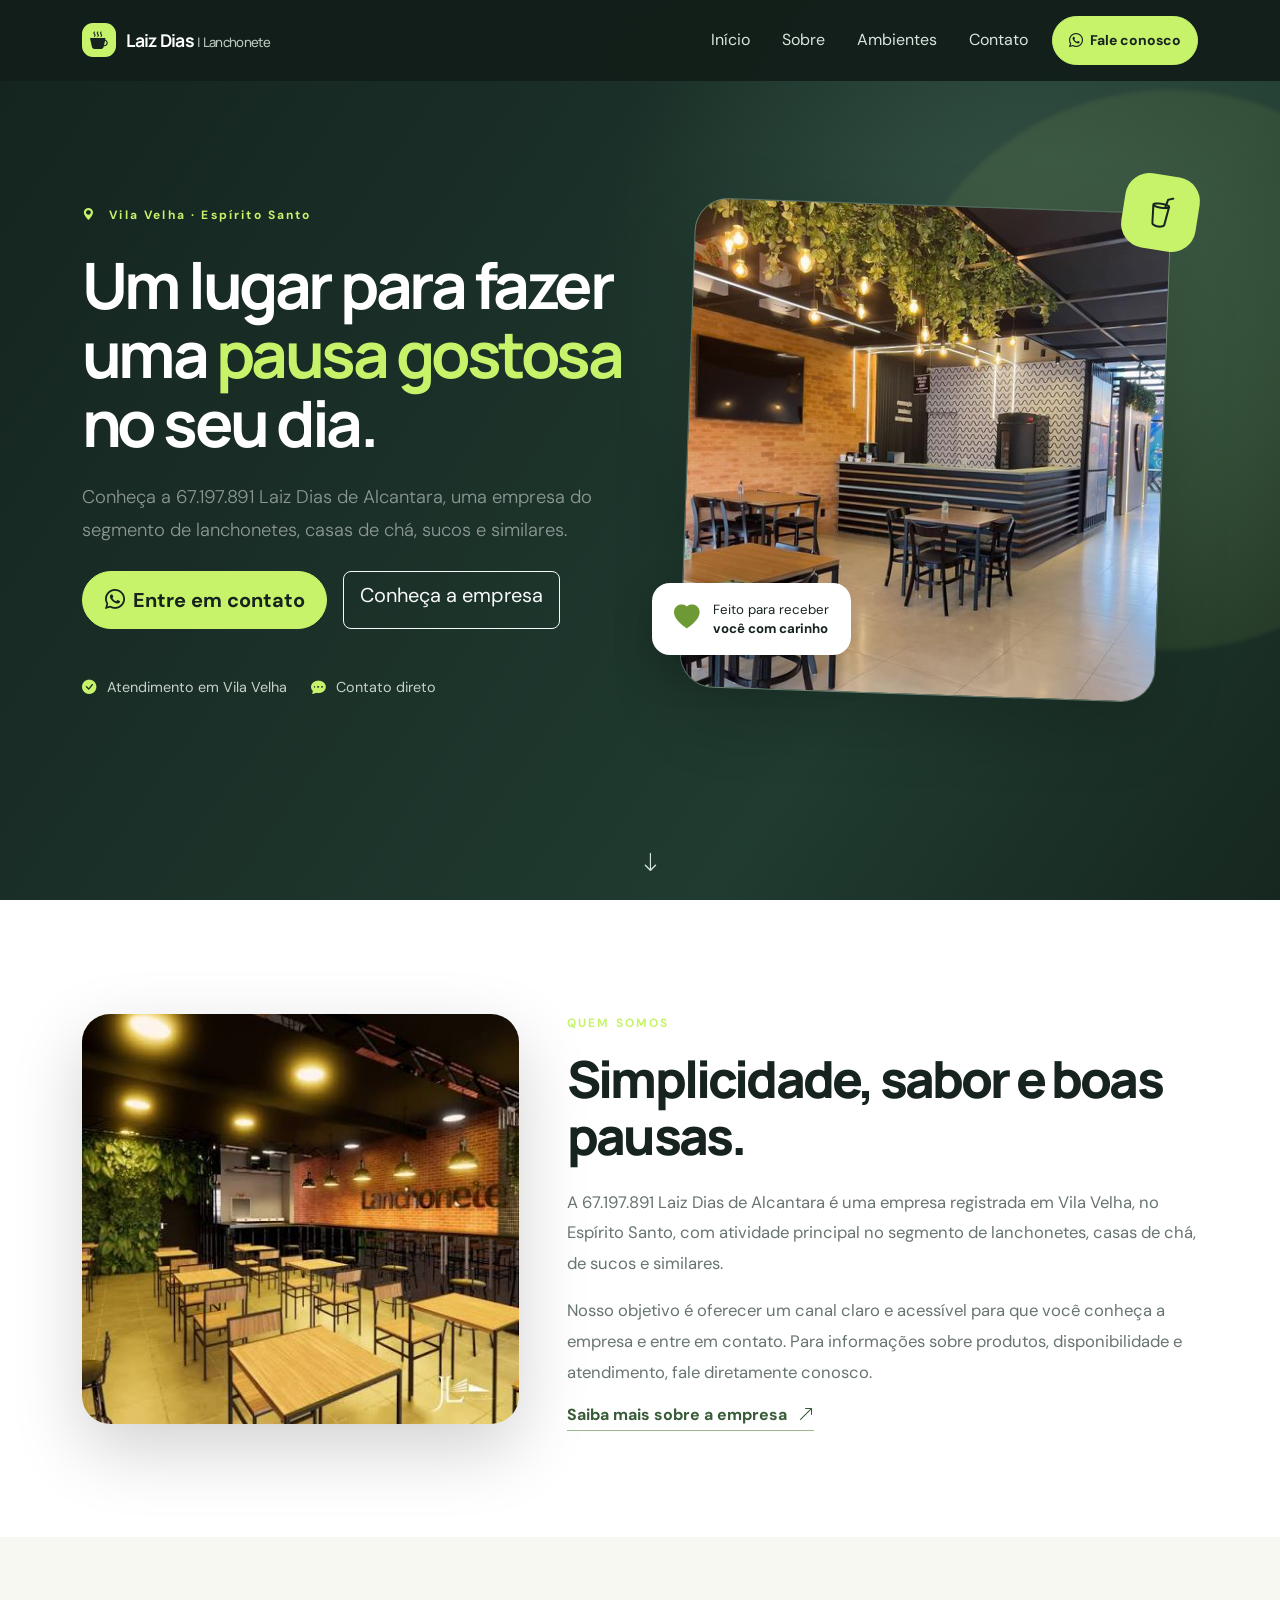
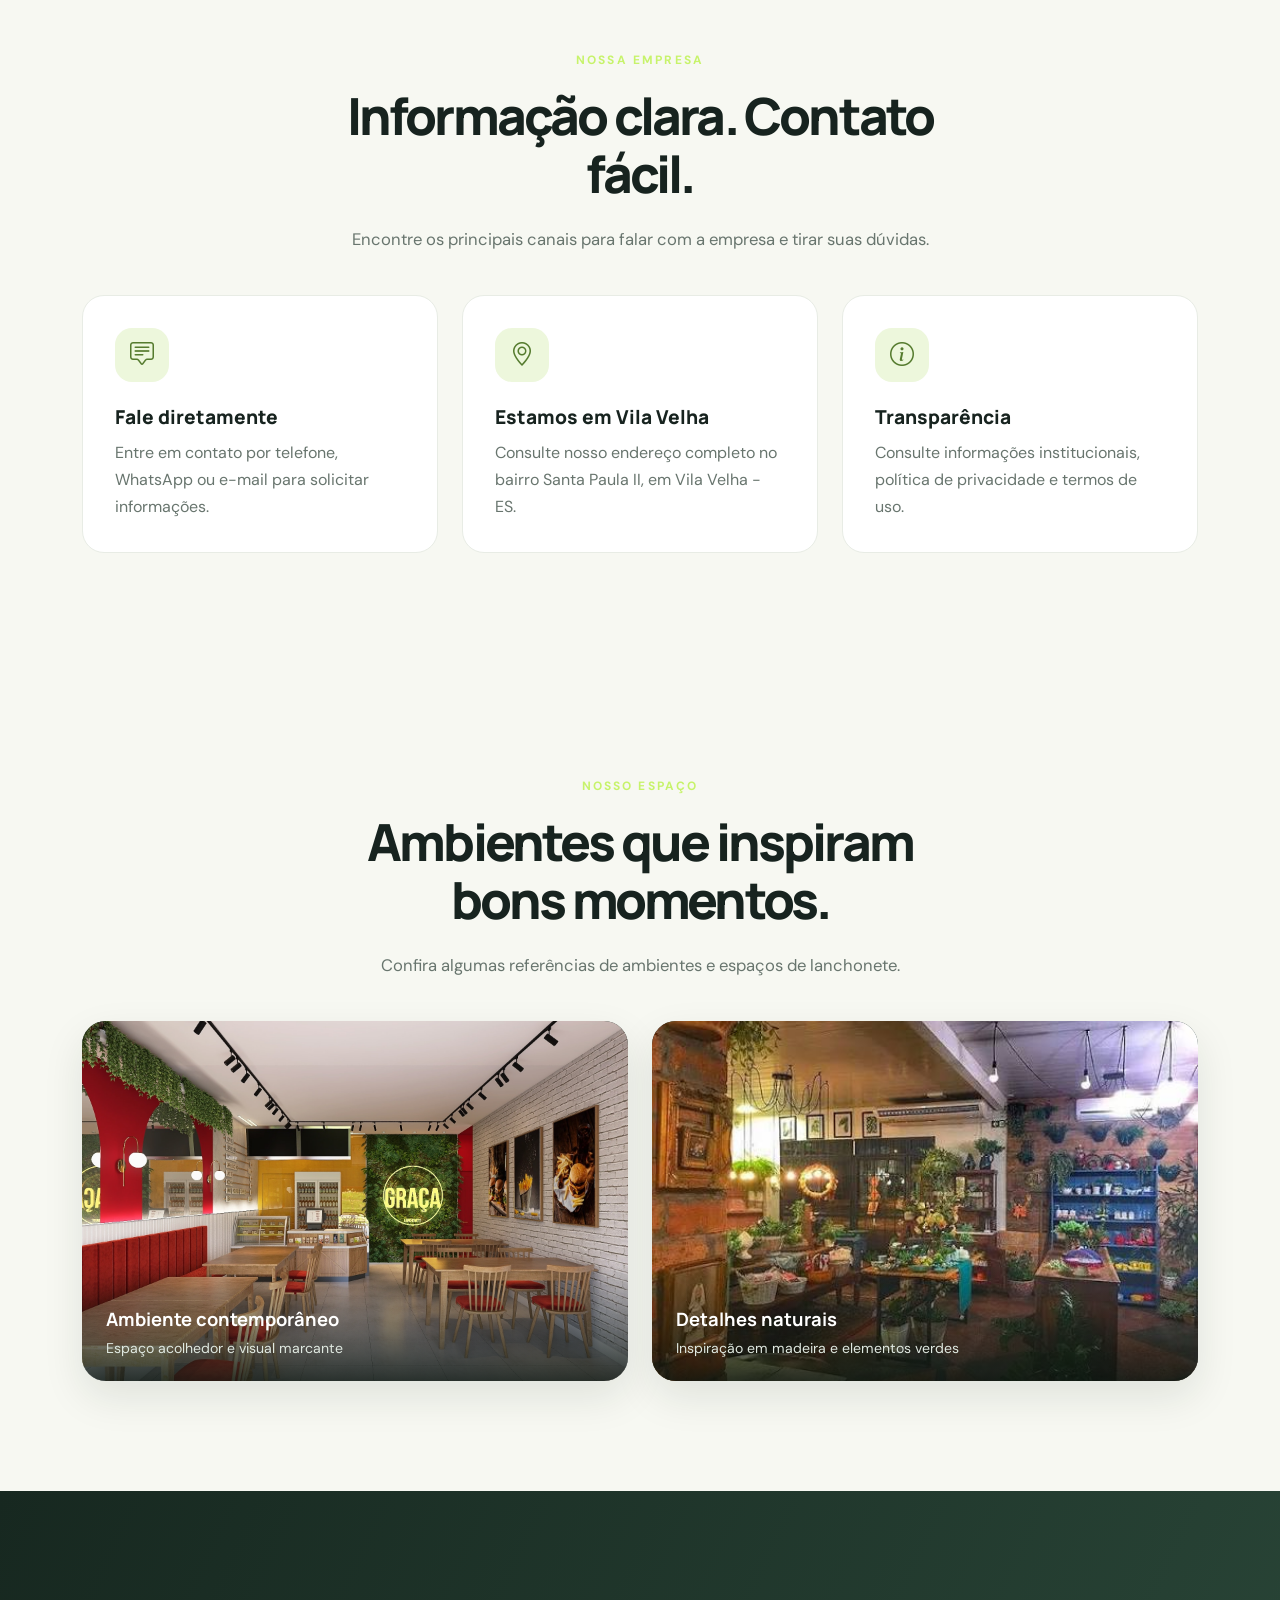
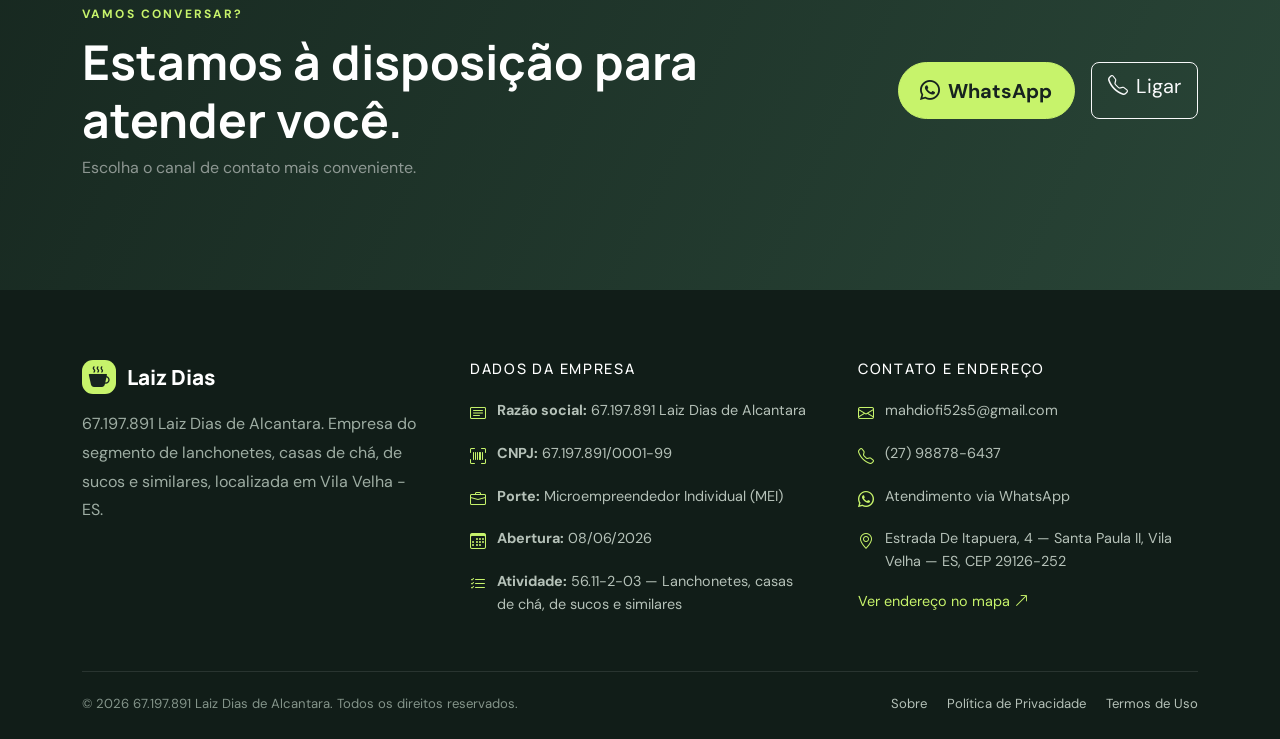
<file: index.html>
<!doctype html>
<html lang="pt-BR">
<head>
  <meta charset="utf-8">
  <meta name="viewport" content="width=device-width, initial-scale=1">
  <meta name="description" content="Conheça 67.197.891 Laiz Dias de Alcantara, lanchonete em Vila Velha - ES. Entre em contato para informações.">
  <meta name="theme-color" content="#17231f">
  <title>67.197.891 Laiz Dias de Alcantara | Lanchonete em Vila Velha</title>
  <link rel="preconnect" href="https://fonts.googleapis.com">
  <link rel="preconnect" href="https://fonts.gstatic.com" crossorigin>
  <link href="https://fonts.googleapis.com/css2?family=DM+Sans:wght@400;500;600;700&family=Manrope:wght@400;500;600;700;800&display=swap" rel="stylesheet">
  <link href="https://cdn.jsdelivr.net/npm/bootstrap@5.3.3/dist/css/bootstrap.min.css" rel="stylesheet">
  <link href="https://cdn.jsdelivr.net/npm/bootstrap-icons@1.11.3/font/bootstrap-icons.min.css" rel="stylesheet">
  <link href="css/style.css" rel="stylesheet">
</head>
<body>
<nav class="navbar navbar-expand-lg navbar-dark fixed-top site-nav">
  <div class="container">
    <a class="navbar-brand fw-bold" href="index.html"><span class="brand-mark"><i class="bi bi-cup-hot-fill"></i></span> Laiz Dias <span class="brand-light">| Lanchonete</span></a>
    <button class="navbar-toggler" type="button" data-bs-toggle="collapse" data-bs-target="#mainNav" aria-controls="mainNav" aria-expanded="false" aria-label="Abrir menu"><span class="navbar-toggler-icon"></span></button>
    <div class="collapse navbar-collapse" id="mainNav">
      <ul class="navbar-nav ms-auto align-items-lg-center gap-lg-3">
        <li class="nav-item"><a class="nav-link" href="#inicio">Início</a></li>
        <li class="nav-item"><a class="nav-link" href="#sobre">Sobre</a></li>
        <li class="nav-item"><a class="nav-link" href="#ambientes">Ambientes</a></li>
        <li class="nav-item"><a class="nav-link" href="#contato">Contato</a></li>
        <li class="nav-item"><a class="btn btn-lime btn-sm px-3" href="https://wa.me/5527988786437" target="_blank" rel="noopener"><i class="bi bi-whatsapp me-1"></i> Fale conosco</a></li>
      </ul>
    </div>
  </div>
</nav>

<header class="hero" id="inicio">
  <div class="hero-glow"></div>
  <div class="container position-relative">
    <div class="row align-items-center min-vh-100 py-5">
      <div class="col-lg-6 py-5">
        <span class="eyebrow"><i class="bi bi-geo-alt-fill me-2"></i> Vila Velha · Espírito Santo</span>
        <h1 class="display-3 fw-bold mt-4">Um lugar para fazer uma <span class="text-lime">pausa gostosa</span> no seu dia.</h1>
        <p class="lead text-white-50 mt-4 mb-4">Conheça a 67.197.891 Laiz Dias de Alcantara, uma empresa do segmento de lanchonetes, casas de chá, sucos e similares.</p>
        <div class="d-flex flex-wrap gap-3">
          <a class="btn btn-lime btn-lg" href="https://wa.me/5527988786437" target="_blank" rel="noopener"><i class="bi bi-whatsapp me-2"></i>Entre em contato</a>
          <a class="btn btn-outline-light btn-lg" href="#sobre">Conheça a empresa</a>
        </div>
        <div class="hero-points mt-5">
          <span><i class="bi bi-check-circle-fill"></i> Atendimento em Vila Velha</span>
          <span><i class="bi bi-chat-dots-fill"></i> Contato direto</span>
        </div>
      </div>
      <div class="col-lg-6 py-5">
        <div class="hero-visual">
          <!-- Substitua este espaço pela foto principal enviada pela empresa. -->
          <img class="hero-photo photo-real" src="images/ambiente-principal.jpg" alt="Ambiente interno de lanchonete com mesas, balcão e decoração verde">
          <div class="floating-note"><i class="bi bi-heart-fill"></i><span>Feito para receber<br><strong>você com carinho</strong></span></div>
          <div class="visual-sticker"><i class="bi bi-cup-straw"></i></div>
        </div>
      </div>
    </div>
  </div>
  <a href="#sobre" class="scroll-cue" aria-label="Rolar para conhecer"><i class="bi bi-arrow-down"></i></a>
</header>

<main>
  <section class="section-pad intro-section" id="sobre">
    <div class="container">
      <div class="row align-items-center g-5">
        <div class="col-lg-5">
          <img class="secondary-photo photo-real" src="images/ambiente-sala.jpeg" alt="Salão de lanchonete com mesas e iluminação aconchegante">
        </div>
        <div class="col-lg-7">
          <span class="section-kicker">QUEM SOMOS</span>
          <h2 class="section-title">Simplicidade, sabor e boas pausas.</h2>
          <p class="section-copy">A 67.197.891 Laiz Dias de Alcantara é uma empresa registrada em Vila Velha, no Espírito Santo, com atividade principal no segmento de lanchonetes, casas de chá, de sucos e similares.</p>
          <p class="section-copy">Nosso objetivo é oferecer um canal claro e acessível para que você conheça a empresa e entre em contato. Para informações sobre produtos, disponibilidade e atendimento, fale diretamente conosco.</p>
          <a class="text-link" href="sobre.html">Saiba mais sobre a empresa <i class="bi bi-arrow-up-right"></i></a>
        </div>
      </div>
    </div>
  </section>

  <section class="features-section section-pad">
    <div class="container">
      <div class="text-center mx-auto section-heading">
        <span class="section-kicker">NOSSA EMPRESA</span>
        <h2 class="section-title">Informação clara. Contato fácil.</h2>
        <p class="section-copy">Encontre os principais canais para falar com a empresa e tirar suas dúvidas.</p>
      </div>
      <div class="row g-4 mt-3">
        <div class="col-md-4"><div class="feature-card"><div class="feature-icon"><i class="bi bi-chat-square-text"></i></div><h3>Fale diretamente</h3><p>Entre em contato por telefone, WhatsApp ou e-mail para solicitar informações.</p></div></div>
        <div class="col-md-4"><div class="feature-card"><div class="feature-icon"><i class="bi bi-geo-alt"></i></div><h3>Estamos em Vila Velha</h3><p>Consulte nosso endereço completo no bairro Santa Paula II, em Vila Velha - ES.</p></div></div>
        <div class="col-md-4"><div class="feature-card"><div class="feature-icon"><i class="bi bi-info-circle"></i></div><h3>Transparência</h3><p>Consulte informações institucionais, política de privacidade e termos de uso.</p></div></div>
      </div>
    </div>
  </section>


  <section class="gallery-section section-pad" id="ambientes">
    <div class="container">
      <div class="text-center mx-auto section-heading">
        <span class="section-kicker">NOSSO ESPAÇO</span>
        <h2 class="section-title">Ambientes que inspiram bons momentos.</h2>
        <p class="section-copy">Confira algumas referências de ambientes e espaços de lanchonete.</p>
      </div>
      <div class="row g-4 mt-3">
        <div class="col-md-6"><figure class="gallery-card"><img src="images/ambiente-conceito.jpeg" alt="Projeto de lanchonete com decoração contemporânea, mesas e parede verde"><figcaption><strong>Ambiente contemporâneo</strong><span>Espaço acolhedor e visual marcante</span></figcaption></figure></div>
        <div class="col-md-6"><figure class="gallery-card"><img src="images/ambiente-natural.jpeg" alt="Ambiente interno com plantas, madeira e decoração aconchegante"><figcaption><strong>Detalhes naturais</strong><span>Inspiração em madeira e elementos verdes</span></figcaption></figure></div>
      </div>
    </div>
  </section>

  <section class="contact-band section-pad" id="contato">
    <div class="container">
      <div class="row align-items-center g-4">
        <div class="col-lg-7"><span class="section-kicker text-lime">VAMOS CONVERSAR?</span><h2 class="text-white display-5 fw-bold mt-2">Estamos à disposição para atender você.</h2><p class="text-white-50 mb-0">Escolha o canal de contato mais conveniente.</p></div>
        <div class="col-lg-5 d-flex flex-wrap gap-3 justify-content-lg-end">
          <a class="btn btn-lime btn-lg" href="https://wa.me/5527988786437" target="_blank" rel="noopener"><i class="bi bi-whatsapp me-2"></i>WhatsApp</a>
          <a class="btn btn-outline-light btn-lg" href="tel:+5527988786437"><i class="bi bi-telephone me-2"></i>Ligar</a>
        </div>
      </div>
    </div>
  </section>
</main>

<footer class="site-footer">
  <div class="container">
    <div class="row g-5">
      <div class="col-lg-4">
        <a class="footer-brand" href="index.html"><span class="brand-mark"><i class="bi bi-cup-hot-fill"></i></span> Laiz Dias</a>
        <p class="footer-muted mt-3">67.197.891 Laiz Dias de Alcantara. Empresa do segmento de lanchonetes, casas de chá, de sucos e similares, localizada em Vila Velha - ES.</p>
      </div>
      <div class="col-sm-6 col-lg-4">
        <h3 class="footer-heading">Dados da empresa</h3>
        <ul class="footer-list">
          <li><i class="bi bi-card-text"></i><span><strong>Razão social:</strong> 67.197.891 Laiz Dias de Alcantara</span></li>
          <li><i class="bi bi-upc-scan"></i><span><strong>CNPJ:</strong> 67.197.891/0001-99</span></li>
          <li><i class="bi bi-briefcase"></i><span><strong>Porte:</strong> Microempreendedor Individual (MEI)</span></li>
          <li><i class="bi bi-calendar3"></i><span><strong>Abertura:</strong> 08/06/2026</span></li>
          <li><i class="bi bi-list-check"></i><span><strong>Atividade:</strong> 56.11-2-03 — Lanchonetes, casas de chá, de sucos e similares</span></li>
        </ul>
      </div>
      <div class="col-sm-6 col-lg-4">
        <h3 class="footer-heading">Contato e endereço</h3>
        <ul class="footer-list">
          <li><i class="bi bi-envelope"></i><a href="mailto:mahdiofi52s5@gmail.com">mahdiofi52s5@gmail.com</a></li>
          <li><i class="bi bi-telephone"></i><a href="tel:+5527988786437">(27) 98878-6437</a></li>
          <li><i class="bi bi-whatsapp"></i><a href="https://wa.me/5527988786437" target="_blank" rel="noopener">Atendimento via WhatsApp</a></li>
          <li><i class="bi bi-geo-alt"></i><span>Estrada De Itapuera, 4 — Santa Paula II, Vila Velha — ES, CEP 29126-252</span></li>
        </ul>
        <a class="map-link" href="https://www.google.com/maps/search/?api=1&query=Estrada+De+Itapuera+4+Santa+Paula+II+Vila+Velha+ES+29126-252" target="_blank" rel="noopener">Ver endereço no mapa <i class="bi bi-arrow-up-right"></i></a>
      </div>
    </div>
    <div class="footer-bottom">
      <span>© <span id="year"></span> 67.197.891 Laiz Dias de Alcantara. Todos os direitos reservados.</span>
      <nav aria-label="Links legais"><a href="sobre.html">Sobre</a><a href="privacidade.html">Política de Privacidade</a><a href="termos.html">Termos de Uso</a></nav>
    </div>
  </div>
</footer>
<script src="https://cdn.jsdelivr.net/npm/bootstrap@5.3.3/dist/js/bootstrap.bundle.min.js"></script>
<script src="js/main.js"></script>
</body>
</html>
</file>
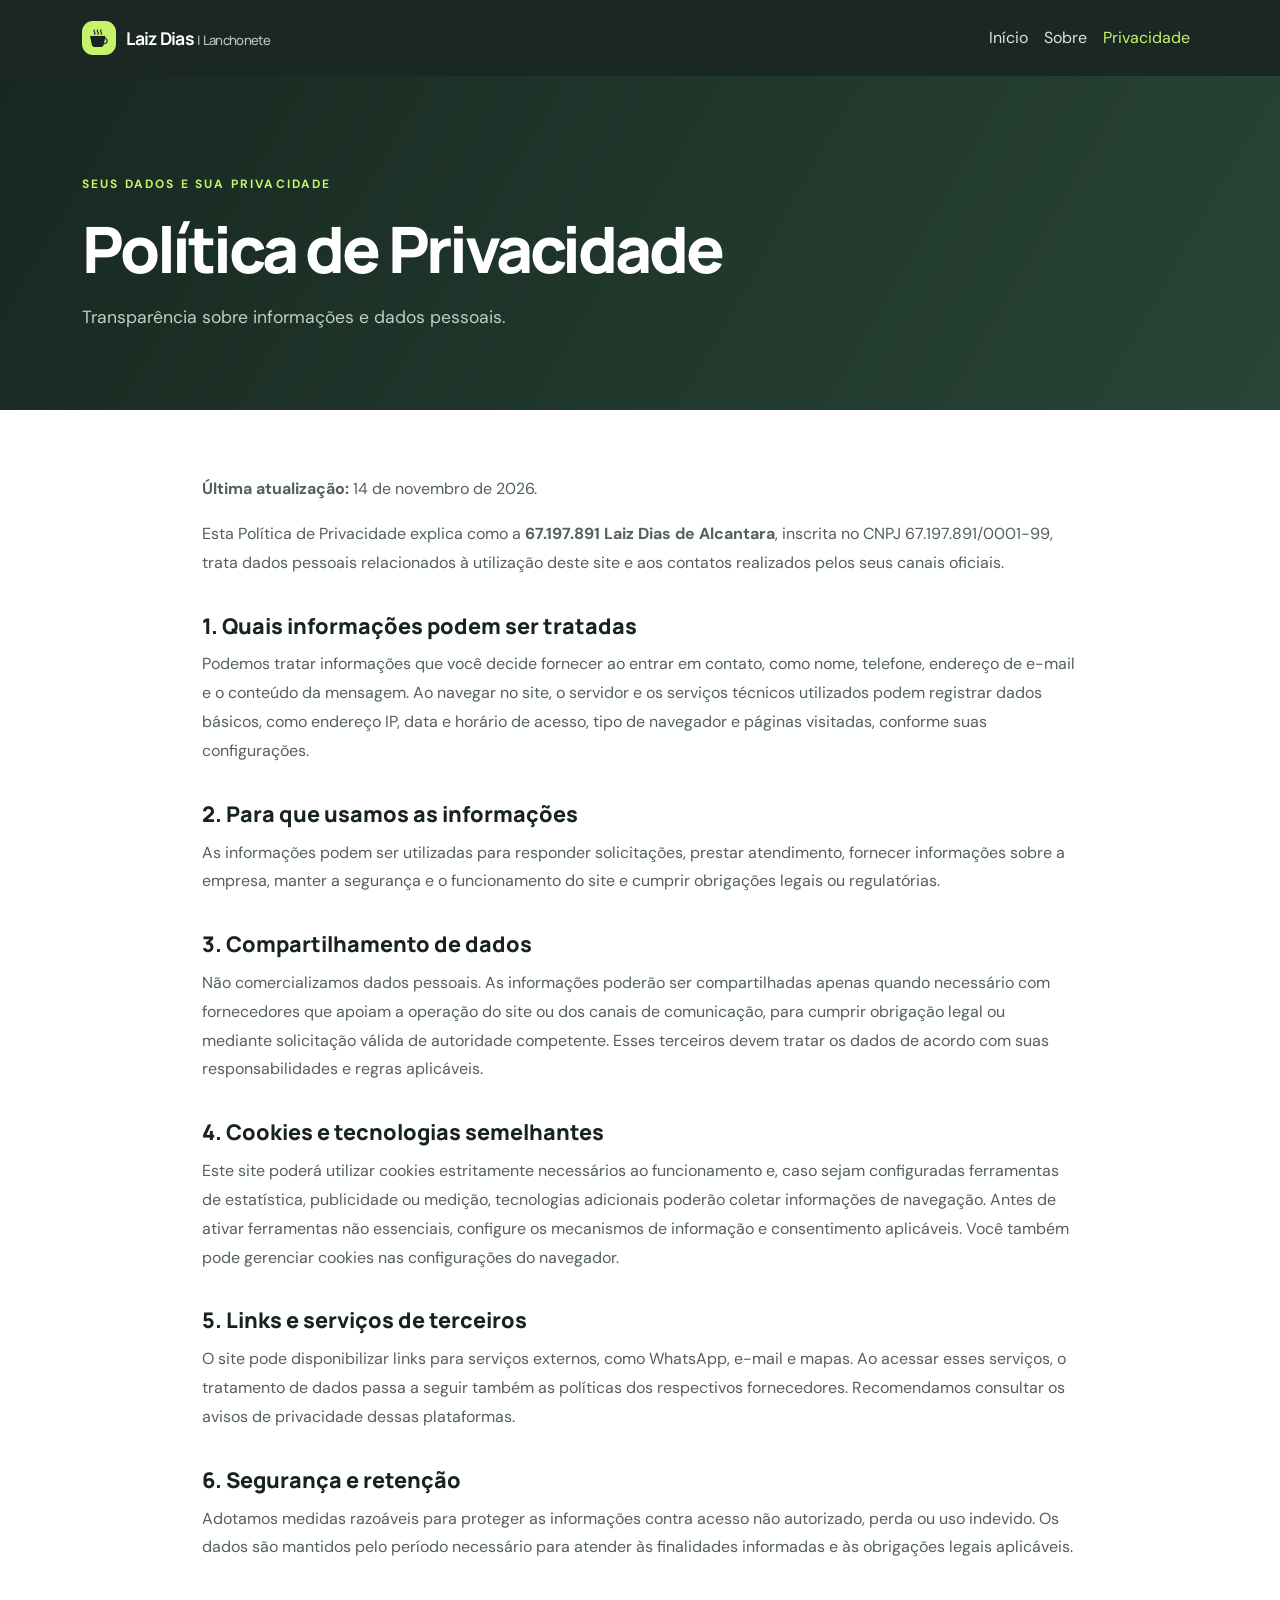
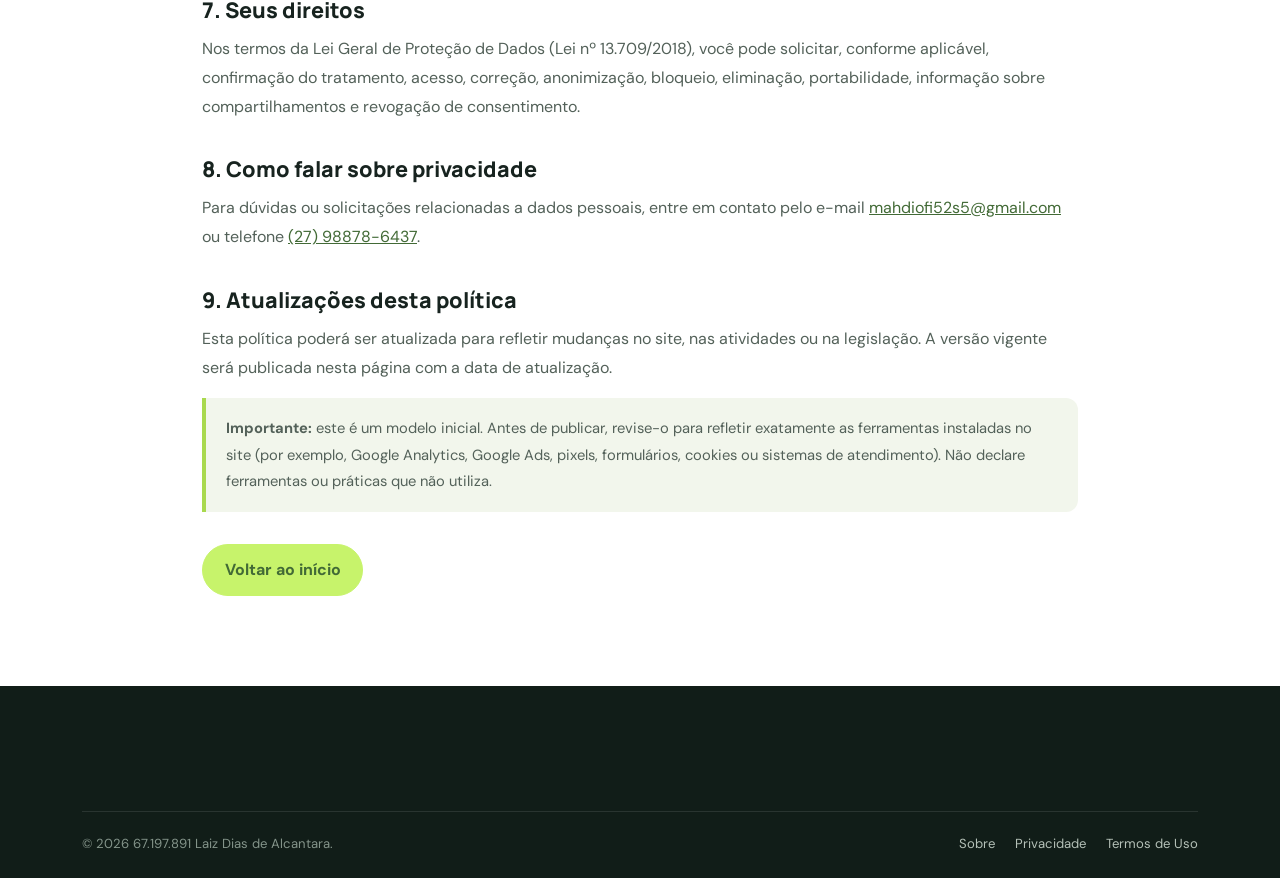
<file: privacidade.html>
<!doctype html>
<html lang="pt-BR"><head><meta charset="utf-8"><meta name="viewport" content="width=device-width, initial-scale=1"><meta name="description" content="Política de Privacidade da 67.197.891 Laiz Dias de Alcantara."><title>Política de Privacidade | 67.197.891 Laiz Dias de Alcantara</title><link href="https://cdn.jsdelivr.net/npm/bootstrap@5.3.3/dist/css/bootstrap.min.css" rel="stylesheet"><link href="https://cdn.jsdelivr.net/npm/bootstrap-icons@1.11.3/font/bootstrap-icons.min.css" rel="stylesheet"><link href="css/style.css" rel="stylesheet"></head>
<body class="inner-page"><nav class="navbar navbar-expand-lg navbar-dark site-nav"><div class="container"><a class="navbar-brand fw-bold" href="index.html"><span class="brand-mark"><i class="bi bi-cup-hot-fill"></i></span> Laiz Dias <span class="brand-light">| Lanchonete</span></a><button class="navbar-toggler" data-bs-toggle="collapse" data-bs-target="#mainNav" aria-label="Abrir menu"><span class="navbar-toggler-icon"></span></button><div class="collapse navbar-collapse" id="mainNav"><ul class="navbar-nav ms-auto"><li class="nav-item"><a class="nav-link" href="index.html">Início</a></li><li class="nav-item"><a class="nav-link" href="sobre.html">Sobre</a></li><li class="nav-item"><a class="nav-link active" href="privacidade.html">Privacidade</a></li></ul></div></div></nav>
<header class="inner-hero"><div class="container"><span class="section-kicker text-lime">SEUS DADOS E SUA PRIVACIDADE</span><h1>Política de Privacidade</h1><p>Transparência sobre informações e dados pessoais.</p></div></header>
<main class="container legal-content"><p><strong>Última atualização:</strong> 14 de novembro de 2026.</p><p>Esta Política de Privacidade explica como a <strong>67.197.891 Laiz Dias de Alcantara</strong>, inscrita no CNPJ 67.197.891/0001-99, trata dados pessoais relacionados à utilização deste site e aos contatos realizados pelos seus canais oficiais.</p>
<h2>1. Quais informações podem ser tratadas</h2><p>Podemos tratar informações que você decide fornecer ao entrar em contato, como nome, telefone, endereço de e-mail e o conteúdo da mensagem. Ao navegar no site, o servidor e os serviços técnicos utilizados podem registrar dados básicos, como endereço IP, data e horário de acesso, tipo de navegador e páginas visitadas, conforme suas configurações.</p>
<h2>2. Para que usamos as informações</h2><p>As informações podem ser utilizadas para responder solicitações, prestar atendimento, fornecer informações sobre a empresa, manter a segurança e o funcionamento do site e cumprir obrigações legais ou regulatórias.</p>
<h2>3. Compartilhamento de dados</h2><p>Não comercializamos dados pessoais. As informações poderão ser compartilhadas apenas quando necessário com fornecedores que apoiam a operação do site ou dos canais de comunicação, para cumprir obrigação legal ou mediante solicitação válida de autoridade competente. Esses terceiros devem tratar os dados de acordo com suas responsabilidades e regras aplicáveis.</p>
<h2>4. Cookies e tecnologias semelhantes</h2><p>Este site poderá utilizar cookies estritamente necessários ao funcionamento e, caso sejam configuradas ferramentas de estatística, publicidade ou medição, tecnologias adicionais poderão coletar informações de navegação. Antes de ativar ferramentas não essenciais, configure os mecanismos de informação e consentimento aplicáveis. Você também pode gerenciar cookies nas configurações do navegador.</p>
<h2>5. Links e serviços de terceiros</h2><p>O site pode disponibilizar links para serviços externos, como WhatsApp, e-mail e mapas. Ao acessar esses serviços, o tratamento de dados passa a seguir também as políticas dos respectivos fornecedores. Recomendamos consultar os avisos de privacidade dessas plataformas.</p>
<h2>6. Segurança e retenção</h2><p>Adotamos medidas razoáveis para proteger as informações contra acesso não autorizado, perda ou uso indevido. Os dados são mantidos pelo período necessário para atender às finalidades informadas e às obrigações legais aplicáveis.</p>
<h2>7. Seus direitos</h2><p>Nos termos da Lei Geral de Proteção de Dados (Lei nº 13.709/2018), você pode solicitar, conforme aplicável, confirmação do tratamento, acesso, correção, anonimização, bloqueio, eliminação, portabilidade, informação sobre compartilhamentos e revogação de consentimento.</p>
<h2>8. Como falar sobre privacidade</h2><p>Para dúvidas ou solicitações relacionadas a dados pessoais, entre em contato pelo e-mail <a href="mailto:mahdiofi52s5@gmail.com">mahdiofi52s5@gmail.com</a> ou telefone <a href="tel:+5527988786437">(27) 98878-6437</a>.</p>
<h2>9. Atualizações desta política</h2><p>Esta política poderá ser atualizada para refletir mudanças no site, nas atividades ou na legislação. A versão vigente será publicada nesta página com a data de atualização.</p>
<p class="legal-note"><strong>Importante:</strong> este é um modelo inicial. Antes de publicar, revise-o para refletir exatamente as ferramentas instaladas no site (por exemplo, Google Analytics, Google Ads, pixels, formulários, cookies ou sistemas de atendimento). Não declare ferramentas ou práticas que não utiliza.</p><a class="btn btn-lime mt-3" href="index.html">Voltar ao início</a></main>
<footer class="site-footer"><div class="container"><div class="footer-bottom"><span>© <span class="year"></span> 67.197.891 Laiz Dias de Alcantara.</span><nav><a href="sobre.html">Sobre</a><a href="privacidade.html">Privacidade</a><a href="termos.html">Termos de Uso</a></nav></div></div></footer>
<script src="https://cdn.jsdelivr.net/npm/bootstrap@5.3.3/dist/js/bootstrap.bundle.min.js"></script><script src="js/main.js"></script></body></html>
</file>
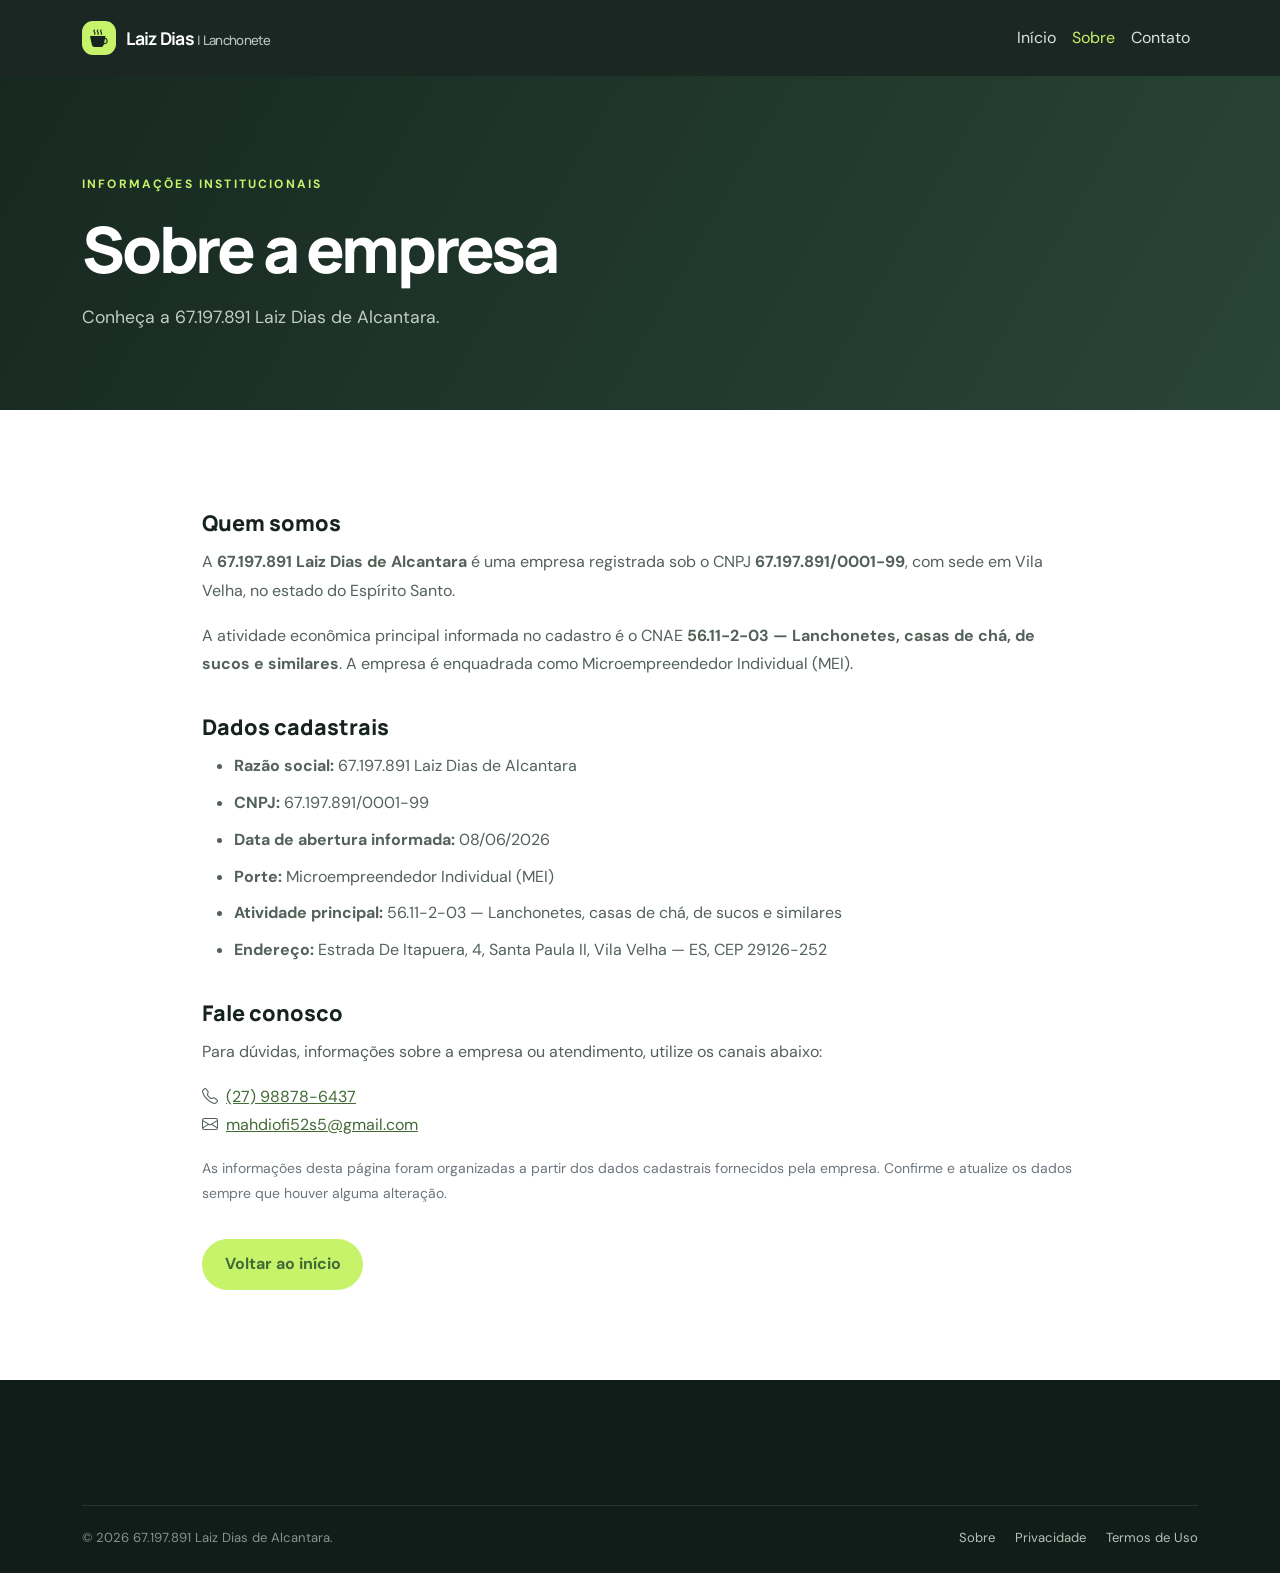
<file: sobre.html>
<!doctype html>
<html lang="pt-BR"><head><meta charset="utf-8"><meta name="viewport" content="width=device-width, initial-scale=1"><meta name="description" content="Informações institucionais sobre 67.197.891 Laiz Dias de Alcantara."><title>Sobre | 67.197.891 Laiz Dias de Alcantara</title><link href="https://cdn.jsdelivr.net/npm/bootstrap@5.3.3/dist/css/bootstrap.min.css" rel="stylesheet"><link href="https://cdn.jsdelivr.net/npm/bootstrap-icons@1.11.3/font/bootstrap-icons.min.css" rel="stylesheet"><link href="css/style.css" rel="stylesheet"></head>
<body class="inner-page">
<nav class="navbar navbar-expand-lg navbar-dark site-nav"><div class="container"><a class="navbar-brand fw-bold" href="index.html"><span class="brand-mark"><i class="bi bi-cup-hot-fill"></i></span> Laiz Dias <span class="brand-light">| Lanchonete</span></a><button class="navbar-toggler" data-bs-toggle="collapse" data-bs-target="#mainNav" aria-label="Abrir menu"><span class="navbar-toggler-icon"></span></button><div class="collapse navbar-collapse" id="mainNav"><ul class="navbar-nav ms-auto"><li class="nav-item"><a class="nav-link" href="index.html">Início</a></li><li class="nav-item"><a class="nav-link active" href="sobre.html">Sobre</a></li><li class="nav-item"><a class="nav-link" href="index.html#contato">Contato</a></li></ul></div></div></nav>
<header class="inner-hero"><div class="container"><span class="section-kicker text-lime">INFORMAÇÕES INSTITUCIONAIS</span><h1>Sobre a empresa</h1><p>Conheça a 67.197.891 Laiz Dias de Alcantara.</p></div></header>
<main class="container legal-content"><h2>Quem somos</h2><p>A <strong>67.197.891 Laiz Dias de Alcantara</strong> é uma empresa registrada sob o CNPJ <strong>67.197.891/0001-99</strong>, com sede em Vila Velha, no estado do Espírito Santo.</p><p>A atividade econômica principal informada no cadastro é o CNAE <strong>56.11-2-03 — Lanchonetes, casas de chá, de sucos e similares</strong>. A empresa é enquadrada como Microempreendedor Individual (MEI).</p><h2>Dados cadastrais</h2><ul><li><strong>Razão social:</strong> 67.197.891 Laiz Dias de Alcantara</li><li><strong>CNPJ:</strong> 67.197.891/0001-99</li><li><strong>Data de abertura informada:</strong> 08/06/2026</li><li><strong>Porte:</strong> Microempreendedor Individual (MEI)</li><li><strong>Atividade principal:</strong> 56.11-2-03 — Lanchonetes, casas de chá, de sucos e similares</li><li><strong>Endereço:</strong> Estrada De Itapuera, 4, Santa Paula II, Vila Velha — ES, CEP 29126-252</li></ul><h2>Fale conosco</h2><p>Para dúvidas, informações sobre a empresa ou atendimento, utilize os canais abaixo:</p><p><i class="bi bi-telephone me-2"></i><a href="tel:+5527988786437">(27) 98878-6437</a><br><i class="bi bi-envelope me-2"></i><a href="mailto:mahdiofi52s5@gmail.com">mahdiofi52s5@gmail.com</a></p><p class="small text-secondary">As informações desta página foram organizadas a partir dos dados cadastrais fornecidos pela empresa. Confirme e atualize os dados sempre que houver alguma alteração.</p><a class="btn btn-lime mt-3" href="index.html">Voltar ao início</a></main>
<footer class="site-footer"><div class="container"><div class="footer-bottom"><span>© <span class="year"></span> 67.197.891 Laiz Dias de Alcantara.</span><nav><a href="sobre.html">Sobre</a><a href="privacidade.html">Privacidade</a><a href="termos.html">Termos de Uso</a></nav></div></div></footer>
<script src="https://cdn.jsdelivr.net/npm/bootstrap@5.3.3/dist/js/bootstrap.bundle.min.js"></script><script src="js/main.js"></script></body></html>
</file>
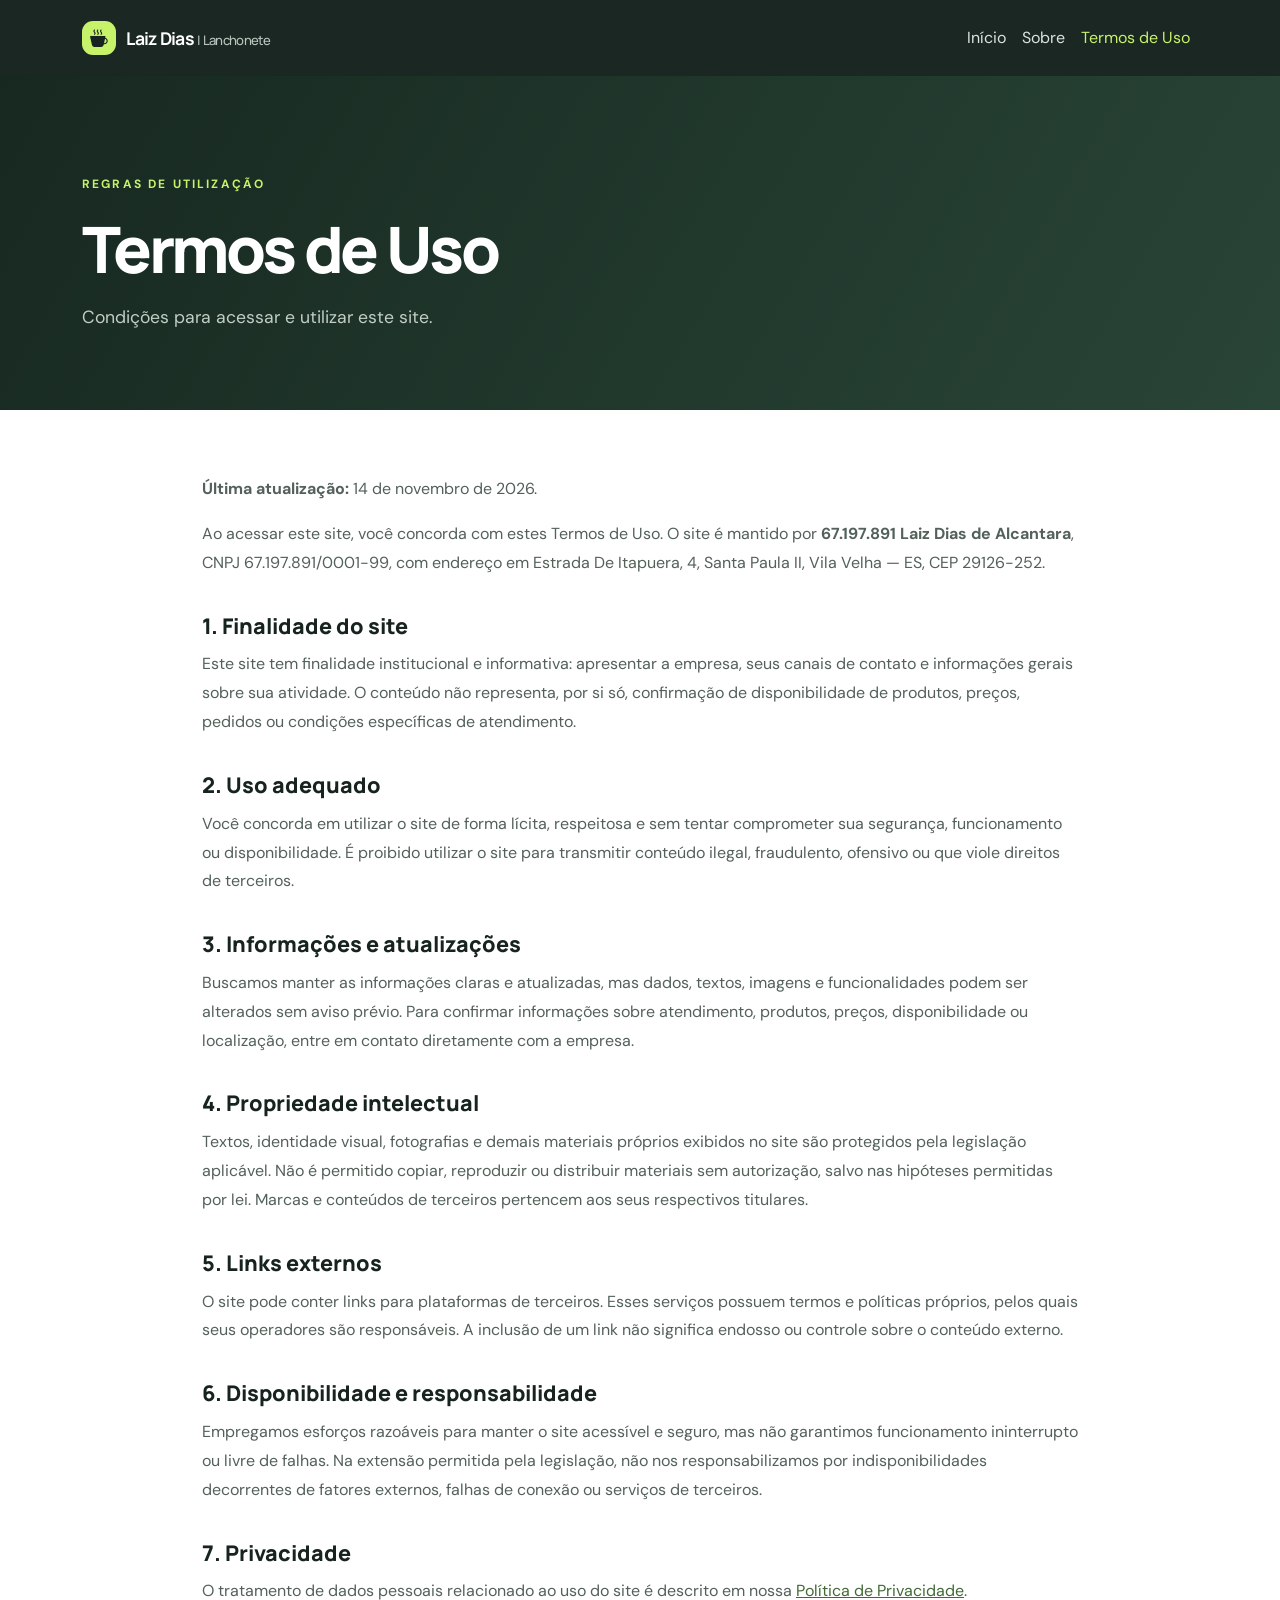
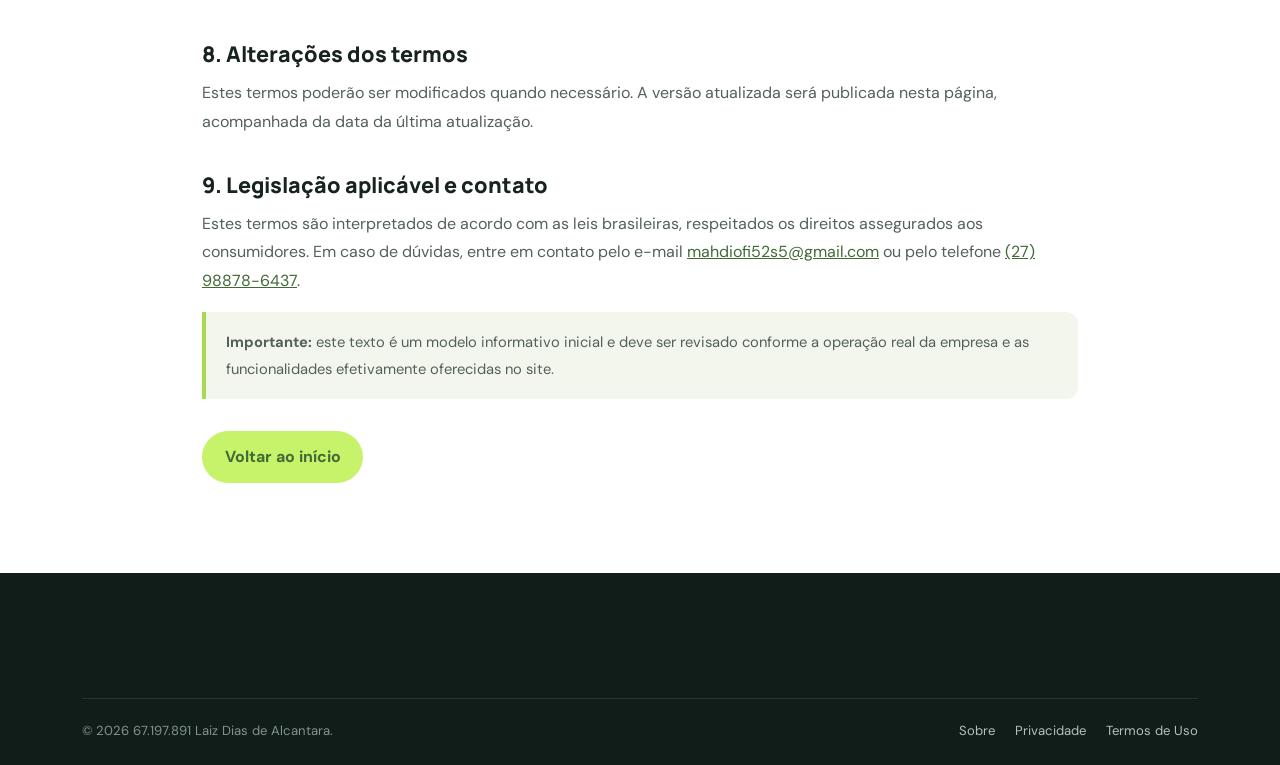
<file: termos.html>
<!doctype html>
<html lang="pt-BR"><head><meta charset="utf-8"><meta name="viewport" content="width=device-width, initial-scale=1"><meta name="description" content="Termos de Uso do site da 67.197.891 Laiz Dias de Alcantara."><title>Termos de Uso | 67.197.891 Laiz Dias de Alcantara</title><link href="https://cdn.jsdelivr.net/npm/bootstrap@5.3.3/dist/css/bootstrap.min.css" rel="stylesheet"><link href="https://cdn.jsdelivr.net/npm/bootstrap-icons@1.11.3/font/bootstrap-icons.min.css" rel="stylesheet"><link href="css/style.css" rel="stylesheet"></head>
<body class="inner-page"><nav class="navbar navbar-expand-lg navbar-dark site-nav"><div class="container"><a class="navbar-brand fw-bold" href="index.html"><span class="brand-mark"><i class="bi bi-cup-hot-fill"></i></span> Laiz Dias <span class="brand-light">| Lanchonete</span></a><button class="navbar-toggler" data-bs-toggle="collapse" data-bs-target="#mainNav" aria-label="Abrir menu"><span class="navbar-toggler-icon"></span></button><div class="collapse navbar-collapse" id="mainNav"><ul class="navbar-nav ms-auto"><li class="nav-item"><a class="nav-link" href="index.html">Início</a></li><li class="nav-item"><a class="nav-link" href="sobre.html">Sobre</a></li><li class="nav-item"><a class="nav-link active" href="termos.html">Termos de Uso</a></li></ul></div></div></nav>
<header class="inner-hero"><div class="container"><span class="section-kicker text-lime">REGRAS DE UTILIZAÇÃO</span><h1>Termos de Uso</h1><p>Condições para acessar e utilizar este site.</p></div></header>
<main class="container legal-content"><p><strong>Última atualização:</strong> 14 de novembro de 2026.</p><p>Ao acessar este site, você concorda com estes Termos de Uso. O site é mantido por <strong>67.197.891 Laiz Dias de Alcantara</strong>, CNPJ 67.197.891/0001-99, com endereço em Estrada De Itapuera, 4, Santa Paula II, Vila Velha — ES, CEP 29126-252.</p>
<h2>1. Finalidade do site</h2><p>Este site tem finalidade institucional e informativa: apresentar a empresa, seus canais de contato e informações gerais sobre sua atividade. O conteúdo não representa, por si só, confirmação de disponibilidade de produtos, preços, pedidos ou condições específicas de atendimento.</p>
<h2>2. Uso adequado</h2><p>Você concorda em utilizar o site de forma lícita, respeitosa e sem tentar comprometer sua segurança, funcionamento ou disponibilidade. É proibido utilizar o site para transmitir conteúdo ilegal, fraudulento, ofensivo ou que viole direitos de terceiros.</p>
<h2>3. Informações e atualizações</h2><p>Buscamos manter as informações claras e atualizadas, mas dados, textos, imagens e funcionalidades podem ser alterados sem aviso prévio. Para confirmar informações sobre atendimento, produtos, preços, disponibilidade ou localização, entre em contato diretamente com a empresa.</p>
<h2>4. Propriedade intelectual</h2><p>Textos, identidade visual, fotografias e demais materiais próprios exibidos no site são protegidos pela legislação aplicável. Não é permitido copiar, reproduzir ou distribuir materiais sem autorização, salvo nas hipóteses permitidas por lei. Marcas e conteúdos de terceiros pertencem aos seus respectivos titulares.</p>
<h2>5. Links externos</h2><p>O site pode conter links para plataformas de terceiros. Esses serviços possuem termos e políticas próprios, pelos quais seus operadores são responsáveis. A inclusão de um link não significa endosso ou controle sobre o conteúdo externo.</p>
<h2>6. Disponibilidade e responsabilidade</h2><p>Empregamos esforços razoáveis para manter o site acessível e seguro, mas não garantimos funcionamento ininterrupto ou livre de falhas. Na extensão permitida pela legislação, não nos responsabilizamos por indisponibilidades decorrentes de fatores externos, falhas de conexão ou serviços de terceiros.</p>
<h2>7. Privacidade</h2><p>O tratamento de dados pessoais relacionado ao uso do site é descrito em nossa <a href="privacidade.html">Política de Privacidade</a>.</p>
<h2>8. Alterações dos termos</h2><p>Estes termos poderão ser modificados quando necessário. A versão atualizada será publicada nesta página, acompanhada da data da última atualização.</p>
<h2>9. Legislação aplicável e contato</h2><p>Estes termos são interpretados de acordo com as leis brasileiras, respeitados os direitos assegurados aos consumidores. Em caso de dúvidas, entre em contato pelo e-mail <a href="mailto:mahdiofi52s5@gmail.com">mahdiofi52s5@gmail.com</a> ou pelo telefone <a href="tel:+5527988786437">(27) 98878-6437</a>.</p>
<p class="legal-note"><strong>Importante:</strong> este texto é um modelo informativo inicial e deve ser revisado conforme a operação real da empresa e as funcionalidades efetivamente oferecidas no site.</p><a class="btn btn-lime mt-3" href="index.html">Voltar ao início</a></main>
<footer class="site-footer"><div class="container"><div class="footer-bottom"><span>© <span class="year"></span> 67.197.891 Laiz Dias de Alcantara.</span><nav><a href="sobre.html">Sobre</a><a href="privacidade.html">Privacidade</a><a href="termos.html">Termos de Uso</a></nav></div></div></footer>
<script src="https://cdn.jsdelivr.net/npm/bootstrap@5.3.3/dist/js/bootstrap.bundle.min.js"></script><script src="js/main.js"></script></body></html>
</file>
<file: css/style.css>
@import url('https://fonts.googleapis.com/css2?family=DM+Sans:wght@400;500;600;700&family=Manrope:wght@400;500;600;700;800&display=swap');
:root{--ink:#17231f;--ink2:#20332c;--lime:#c7f36b;--lime-dark:#a9d94e;--cream:#f7f8f2;--muted:#68756e}
*{box-sizing:border-box}html{scroll-behavior:smooth}body{font-family:'DM Sans',sans-serif;color:var(--ink);background:#fff}h1,h2,h3,.navbar-brand{font-family:'Manrope',sans-serif}.site-nav{background:rgba(18,31,26,.96);padding:16px 0;backdrop-filter:blur(14px)}.navbar-brand{font-size:1.1rem;letter-spacing:-.04em}.brand-mark{display:inline-grid;place-items:center;background:var(--lime);color:var(--ink);width:34px;height:34px;border-radius:11px;margin-right:7px}.brand-light{font-weight:500;color:#b9c5bd;font-size:.82rem}.navbar .nav-link{color:#dbe4dd}.navbar .nav-link:hover,.navbar .nav-link.active{color:var(--lime)}.btn-lime{background:var(--lime);border:1px solid var(--lime);color:var(--ink);font-weight:700;border-radius:999px;padding:.8rem 1.35rem}.btn-lime:hover{background:var(--lime-dark);border-color:var(--lime-dark);color:var(--ink)}.hero{position:relative;overflow:hidden;background:radial-gradient(circle at 80% 30%,#365347 0,transparent 35%),linear-gradient(125deg,#14231e,#203b30 70%,#16271f);color:#fff}.hero-glow{position:absolute;width:560px;height:560px;border-radius:50%;background:rgba(199,243,107,.08);filter:blur(2px);right:-170px;top:10%}.min-vh-100{min-height:100vh!important}.eyebrow,.section-kicker{font-size:.75rem;letter-spacing:.18em;font-weight:700;color:var(--lime)}.hero h1{line-height:1.08;letter-spacing:-.055em;max-width:680px}.text-lime{color:var(--lime)!important}.hero .lead{max-width:570px;font-size:1.15rem;line-height:1.8}.hero-points{display:flex;gap:24px;flex-wrap:wrap;color:#c7d2ca;font-size:.9rem}.hero-points i{color:var(--lime);margin-right:7px}.hero-visual{position:relative;padding:35px}.photo-placeholder{display:flex;flex-direction:column;align-items:center;justify-content:center;text-align:center;gap:10px;color:#eaf3e8;background:linear-gradient(145deg,#385647,#203a30);border:1px solid rgba(255,255,255,.2);border-radius:34px;min-height:300px;padding:30px;box-shadow:0 25px 70px rgba(0,0,0,.2)}.photo-placeholder>i{font-size:3rem;color:var(--lime)}.photo-placeholder span{font-weight:700;font-size:1.05rem}.photo-placeholder small{color:#c4d2c8}.hero-photo{min-height:490px;transform:rotate(2deg);background:linear-gradient(145deg,#516b55,#233d31)}.floating-note{position:absolute;left:0;bottom:75px;background:#fff;color:var(--ink);border-radius:18px;padding:17px 22px;display:flex;gap:13px;align-items:center;box-shadow:0 15px 40px #0003}.floating-note i{font-size:1.6rem;color:#6e9a35}.floating-note span{font-size:.83rem;line-height:1.45}.visual-sticker{position:absolute;right:0;top:5px;background:var(--lime);color:var(--ink);width:75px;height:75px;border-radius:24px;display:grid;place-items:center;font-size:2rem;transform:rotate(9deg)}.scroll-cue{position:absolute;bottom:22px;left:50%;color:#d8e5dc;font-size:1.3rem}.section-pad{padding:110px 0}.secondary-photo{min-height:410px;border-radius:28px;background:linear-gradient(145deg,#9bad8c,#375546);color:#fff}.section-title{font-size:clamp(2rem,4vw,3.3rem);font-weight:800;letter-spacing:-.055em;line-height:1.12;margin:16px 0 22px}.section-copy{color:var(--muted);line-height:1.85;font-size:1.04rem}.text-link{color:#375b36;font-weight:700;text-decoration:none;border-bottom:1px solid #9bb78d;padding-bottom:5px}.text-link i{margin-left:7px}.features-section{background:var(--cream)}.section-heading{max-width:650px}.feature-card{height:100%;background:#fff;border:1px solid #e8ece5;border-radius:22px;padding:32px;transition:transform .2s,box-shadow .2s}.feature-card:hover{transform:translateY(-5px);box-shadow:0 18px 40px #1b34200d}.feature-icon{width:54px;height:54px;border-radius:17px;background:#edf7dc;color:#557b2e;display:grid;place-items:center;font-size:1.5rem;margin-bottom:24px}.feature-card h3{font-size:1.2rem;font-weight:800}.feature-card p{color:var(--muted);line-height:1.7;margin:10px 0 0}.contact-band{background:linear-gradient(115deg,#172820,#294537)}.site-footer{background:#111d18;color:#fff;padding:70px 0 25px}.footer-brand{font-family:'Manrope',sans-serif;color:#fff;text-decoration:none;font-weight:800;font-size:1.3rem}.footer-muted{color:#9eada3;line-height:1.8;max-width:350px}.footer-heading{font-size:.9rem;text-transform:uppercase;letter-spacing:.12em;margin-bottom:22px}.footer-list{list-style:none;padding:0;margin:0;display:grid;gap:15px}.footer-list li{display:flex;align-items:flex-start;gap:11px;color:#b5c1b8;font-size:.9rem;line-height:1.6}.footer-list i{color:var(--lime);font-size:1rem;margin-top:2px}.footer-list a,.footer-bottom a{color:#b5c1b8;text-decoration:none}.footer-list a:hover,.footer-bottom a:hover{color:var(--lime)}.map-link{display:inline-block;color:var(--lime);font-size:.9rem;text-decoration:none;margin-top:18px}.footer-bottom{border-top:1px solid #ffffff1a;margin-top:55px;padding-top:22px;display:flex;justify-content:space-between;gap:20px;flex-wrap:wrap;color:#84948a;font-size:.82rem}.footer-bottom nav{display:flex;gap:20px;flex-wrap:wrap}.inner-page{background:#fff}.inner-page .site-nav{position:relative}.inner-hero{padding:95px 0 80px;background:linear-gradient(120deg,#172820,#294537);color:#fff}.inner-hero h1{font-size:clamp(2.4rem,5vw,4rem);font-weight:800;letter-spacing:-.05em;margin:16px 0}.inner-hero p{color:#c1cec4;font-size:1.1rem;margin:0}.legal-content{max-width:900px;padding-top:65px;padding-bottom:90px;line-height:1.8;color:#536159}.legal-content h2{font-family:'Manrope',sans-serif;color:var(--ink);font-size:1.35rem;font-weight:800;margin:35px 0 12px}.legal-content a{color:#426a36}.legal-content li{margin-bottom:8px}.legal-note{background:#f2f6ec;border-left:4px solid #a9d94e;padding:17px 20px;border-radius:0 12px 12px 0;font-size:.92rem}
@media(max-width:991.98px){.hero .min-vh-100{min-height:auto!important}.hero-visual{padding:20px 10px}.hero-photo{min-height:360px}.floating-note{bottom:45px;left:-5px}.section-pad{padding:80px 0}.site-nav{position:relative}.hero .row{padding-top:35px!important}}@media(max-width:575.98px){.brand-light{display:none}.hero h1{font-size:2.65rem}.hero-points{gap:12px;display:grid}.hero-photo{min-height:290px}.visual-sticker{width:58px;height:58px}.footer-bottom{margin-top:35px}.footer-bottom nav{gap:13px}.section-pad{padding:65px 0}}

/* Imagens enviadas pela empresa */
.photo-real{display:block;width:100%;object-fit:cover;box-shadow:0 25px 70px rgba(0,0,0,.18)}
.hero-photo.photo-real{height:490px;border-radius:34px;transform:rotate(2deg);border:1px solid rgba(255,255,255,.2)}
.secondary-photo.photo-real{height:410px;border-radius:28px}
.gallery-section{background:#f7f8f2}
.gallery-card{height:100%;margin:0;position:relative;overflow:hidden;border-radius:24px;background:#20332c;box-shadow:0 16px 40px rgba(23,35,31,.10)}
.gallery-card img{width:100%;height:360px;object-fit:cover;display:block;transition:transform .45s ease}
.gallery-card:hover img{transform:scale(1.04)}
.gallery-card figcaption{position:absolute;left:0;right:0;bottom:0;padding:42px 24px 22px;color:#fff;background:linear-gradient(transparent,rgba(10,20,15,.85));display:flex;flex-direction:column;gap:4px}
.gallery-card figcaption strong{font-family:'Manrope',sans-serif;font-size:1.15rem}
.gallery-card figcaption span{font-size:.88rem;color:#e0e9e1}
@media(max-width:991.98px){.hero-photo.photo-real{height:360px}.secondary-photo.photo-real{height:360px}}
@media(max-width:575.98px){.hero-photo.photo-real{height:290px}.secondary-photo.photo-real{height:300px}.gallery-card img{height:270px}}
</file>
